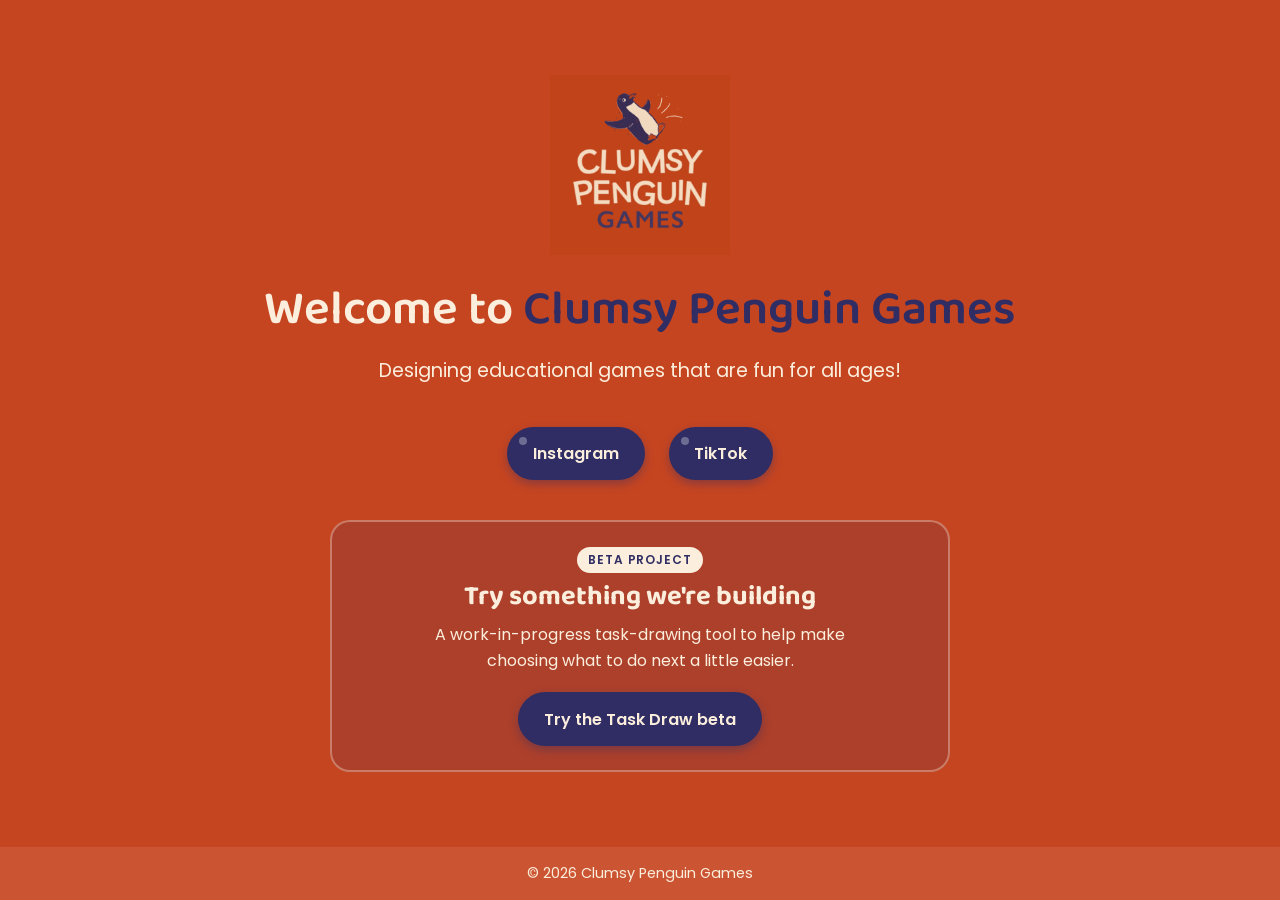
<file: index.html>
<!DOCTYPE html>
<html lang="en">
<head>
  <meta charset="UTF-8" />
  <meta name="viewport" content="width=device-width, initial-scale=1.0" />
  <title>Clumsy Penguin Games</title>
  <link rel="stylesheet" href="style.css" />
</head>
<body>
  <main class="container">
    <img src="2ff06496-7361-4267-9933-285d135a02f5.png" alt="Clumsy Penguin Games logo" class="logo">
    <h1>Welcome to <span>Clumsy Penguin Games</span></h1>
    <p class="tagline">Designing educational games that are fun for all ages!</p>

    <div class="social-links">
      <a href="https://www.instagram.com/clumsypenguingames" target="_blank" rel="noopener">Instagram</a>
      <a href="https://www.tiktok.com/@clumsypenguingames" target="_blank" rel="noopener">TikTok</a>
    </div>

    <section class="beta-section" aria-labelledby="beta-heading">
      <p class="beta-label">BETA PROJECT</p>
      <h2 id="beta-heading">Try something we're building</h2>
      <p>A work-in-progress task-drawing tool to help make choosing what to do next a little easier.</p>
      <a class="beta-button" href="frogs.html">Try the Task Draw beta</a>
    </section>
  </main>

  <footer>
    <p>© 2026 Clumsy Penguin Games</p>
  </footer>
</body>
</html>
</file>
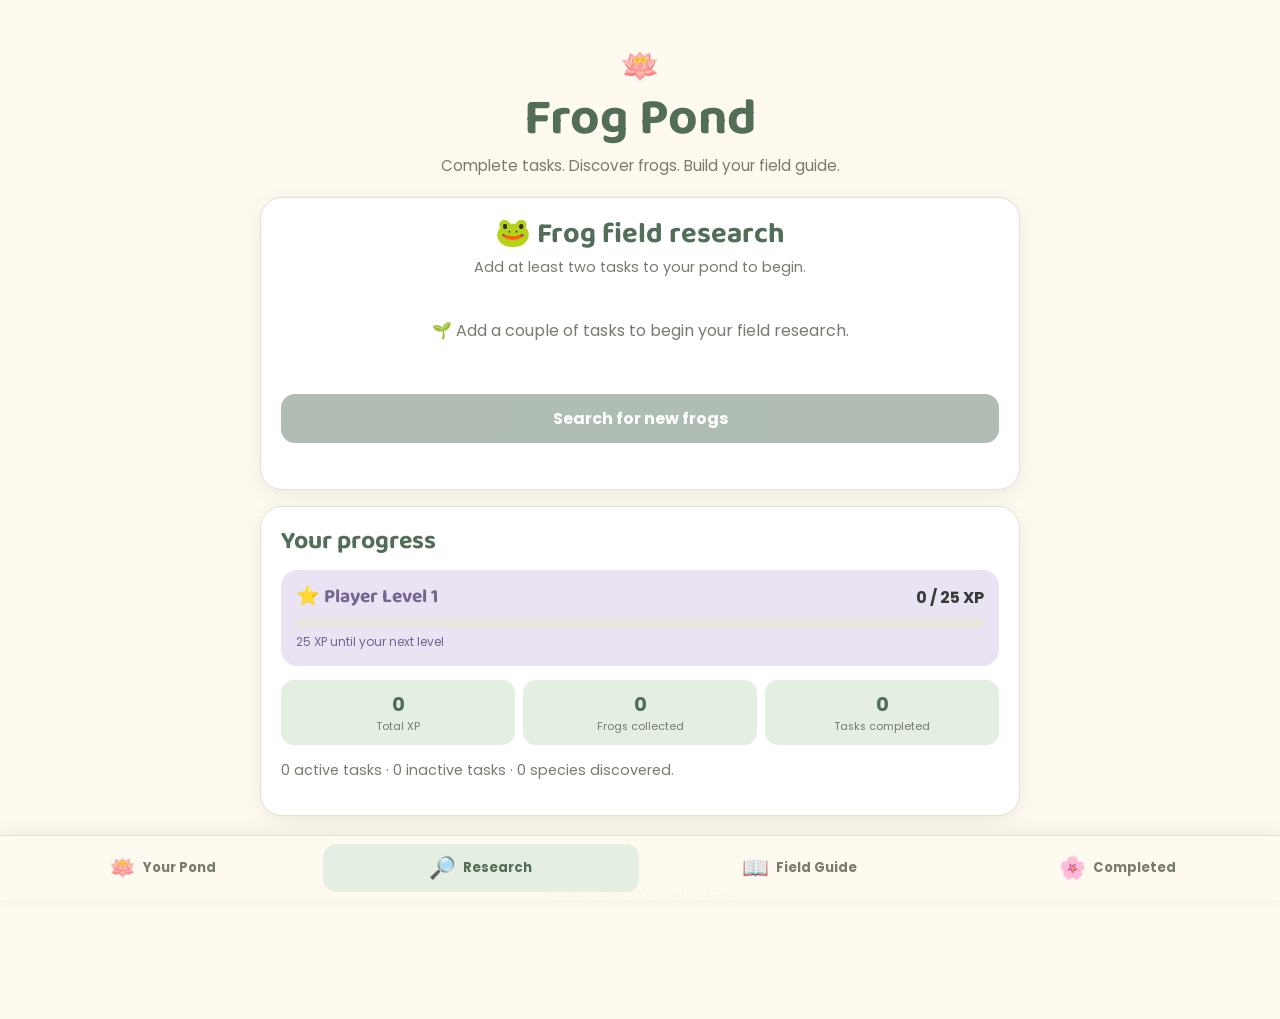
<file: frogs.html>
<!DOCTYPE html>
<html lang="en">
<head>
<meta charset="UTF-8">
<meta name="viewport" content="width=device-width, initial-scale=1">
<title>Frog Pond | Clumsy Penguin Games</title>
<link rel="preconnect" href="https://fonts.googleapis.com">
<link rel="preconnect" href="https://fonts.gstatic.com" crossorigin>
<link href="https://fonts.googleapis.com/css2?family=Baloo+2:wght@500;600;700;800&family=Poppins:wght@400;500;600;700&display=swap" rel="stylesheet">

<style>
:root {
  --cream:#fffaf0; --cream-dark:#f5eddf; --sage:#829b83;
  --sage-dark:#526e58; --sage-light:#e5eee2; --pink:#e9a8b8;
  --pink-light:#f9e5e9; --pink-dark:#a85e76; --lavender:#e9e3f4;
  --lavender-dark:#75658f; --yellow:#f5e6a8; --ink:#393b37;
  --muted:#777b70; --white:#fff; --border:#e6dfd2;
  --shadow:0 5px 18px rgba(66,78,61,.09);
}
*{box-sizing:border-box}
body{
  margin:0;min-height:100vh;background:var(--cream);color:var(--ink);
  font-family:'Poppins',sans-serif;
  padding-bottom:calc(105px + env(safe-area-inset-bottom));
}
button,input,textarea,select{font:inherit}
button{cursor:pointer}
button:focus-visible,input:focus-visible,textarea:focus-visible,select:focus-visible{
  outline:3px solid var(--pink-dark);outline-offset:3px
}
[hidden]{display:none!important}
.app{width:min(100% - 28px,760px);margin:0 auto;padding:22px 0 40px}
header{text-align:center;padding:12px 8px 20px}
.header-flower{font-size:2rem}
h1,h2,h3{font-family:'Baloo 2',cursive;line-height:1.15}
h1{font-size:clamp(2.3rem,8vw,3.2rem);color:var(--sage-dark);margin:0}
header p{color:var(--muted);margin:5px 0 0;font-size:.95rem}
.panel{
  background:var(--white);border:1px solid var(--border);border-radius:22px;
  padding:20px;margin:0 0 16px;box-shadow:var(--shadow)
}
.panel h2{color:var(--sage-dark);font-size:1.55rem;margin:0 0 5px}
.panel h3{margin:0 0 6px;font-size:1.2rem}
.subtle{color:var(--muted);font-size:.9rem;line-height:1.55;margin:5px 0 14px}
.primary-button,.secondary-button,.quiet-button,.danger-button{
  border:0;border-radius:14px;padding:12px 17px;font-weight:700;
  transition:transform .12s ease,filter .12s ease
}
.primary-button:active,.secondary-button:active,.quiet-button:active,
.danger-button:active{transform:scale(.98)}
.primary-button{background:var(--sage-dark);color:white}
.primary-button:hover{filter:brightness(1.08)}
.secondary-button{background:var(--pink-light);color:var(--pink-dark)}
.quiet-button{background:var(--sage-light);color:var(--sage-dark)}
.danger-button{background:#f8e2df;color:#914b46}
.full-button{width:100%;margin-top:10px;min-height:48px}
button:disabled{opacity:.45;cursor:not-allowed}
textarea,input[type="text"],select{
  width:100%;border:1px solid var(--border);border-radius:13px;
  background:#fffefa;color:var(--ink);padding:10px
}
textarea{min-height:125px;resize:vertical}
.field-label{display:block;font-weight:700;font-size:.9rem;margin:14px 0 6px}
.status{color:var(--muted);font-size:.85rem;margin:10px 0 0;min-height:1.2em}
.task-list{display:grid;gap:10px;margin-top:14px}
.task-row{
  display:flex;
  flex-wrap:wrap;
  align-items:center;
  gap:10px;
  background:#fffefa;
  border:1px solid var(--border);
  border-radius:13px;
  padding:11px;
}

.task-row input[type="checkbox"]{
  width:22px;
  height:22px;
  flex:0 0 auto;
  accent-color:var(--sage-dark);
}

.task-name{
  flex:1;
  min-width:0;
  overflow-wrap:anywhere;
  font-size:.92rem;
}

.task-actions{
  display:flex;
  gap:5px;
  flex:0 0 auto;
  align-items:center;
}

.small-button{
  border:0;
  border-radius:9px;
  padding:7px 9px;
  background:var(--lavender);
  color:var(--lavender-dark);
  font-size:.8rem;
  font-weight:700;
}

.small-button.remove{
  background:#f8e2df;
  color:#914b46;
  font-size:1.15rem;
  line-height:1;
  padding:5px 9px;
}

.task-settings{
  display:flex;
  flex-basis:100%;
  gap:7px;
  flex-wrap:wrap;
  padding-left:32px;
}

.task-toggle{
  border:1px solid var(--border);
  border-radius:9px;
  padding:6px 10px;
  background:var(--cream);
  color:var(--muted);
  font-size:.85rem;
  cursor:pointer;
  min-width:42px;
}

.task-toggle.active{
  background:var(--sage);
  color:var(--sage-dark);
  border-color:var(--sage-dark);
}

.task-toggle.priority-low{
  background:#f8e2df;
  color:#914b46;
  border-color:#e8bcb5;
}

.task-toggle.priority-high{
  background:#e2eee0;
  color:#416b48;
  border-color:#a9c6a5;
}

.task-toggle.scary{
  background:#f4e3ed;
  color:#934c75;
  border-color:#d9aec5;
}


.count-label{color:var(--muted);font-size:.82rem;font-weight:600}
.section-heading{display:flex;justify-content:space-between;align-items:baseline;gap:10px;flex-wrap:wrap}
.draw-intro{text-align:center;margin-bottom:18px}
.draw-intro h2{font-size:1.8rem}
.draw-intro p{margin-bottom:0}
.draw-cards{display:grid;grid-template-columns:repeat(2,minmax(0,1fr));gap:12px;margin:18px 0}
.draw-card{
  background:var(--cream);border:2px solid var(--border);border-radius:18px;
  padding:15px 12px;text-align:center;min-width:0
}
.draw-card .frog-emoji{font-size:2.8rem;margin-bottom:3px}
.draw-card .frog-name{font-family:'Baloo 2',cursive;font-weight:700;color:var(--sage-dark);font-size:1.05rem}
.draw-card .task-choice{font-size:.92rem;overflow-wrap:anywhere;margin:12px 0}
.draw-card .progress-track{margin-bottom:7px}
.choose-button{
  width:100%;border:0;border-radius:12px;background:var(--pink-light);
  color:var(--pink-dark);font-weight:700;padding:11px 7px;min-height:44px
}
.progress-track{height:10px;background:#e9e7df;border-radius:50px;overflow:hidden;margin:8px 0 5px}
.progress-fill{height:100%;background:var(--sage);border-radius:50px;transition:width .2s ease}
.progress-label{color:var(--muted);font-size:.75rem}
.new-species{display:inline-block;background:var(--yellow);color:#80651e;padding:4px 9px;border-radius:50px;font-size:.75rem;font-weight:700;margin:5px}
.confirm-card{text-align:center;background:var(--pink-light);border-radius:18px;padding:20px 14px;margin-top:16px}
.confirm-card .frog-emoji{font-size:4rem}
.confirm-card h3{color:var(--pink-dark);font-size:1.5rem;margin:3px 0}
.confirm-task{font-weight:600;font-size:1.05rem;margin:14px 0 5px;overflow-wrap:anywhere}
.rarity{display:inline-block;border-radius:50px;padding:4px 10px;font-size:.72rem;font-weight:700;margin:4px}
.rarity.common{background:#e7eadf;color:#526e58}
.rarity.uncommon{background:#dcebe9;color:#39736c}
.rarity.rare{background:#e7e0f3;color:#70558f}
.rarity.epic{background:#f6e0e9;color:#a34d75}
.rarity.legendary{background:#f7edc9;color:#8a6a19}
.empty-state{text-align:center;color:var(--muted);padding:22px 10px;line-height:1.6}
.frog-grid{display:grid;grid-template-columns:repeat(2,minmax(0,1fr));gap:11px;margin-top:14px}
.frog-card{
  border:1px solid var(--border);border-radius:16px;padding:13px 10px;
  text-align:center;background:#fffefa;min-width:0
}
.frog-card.locked{background:#f5f2ec}
.frog-card.undiscovered{opacity:.62}
.frog-card .frog-emoji{font-size:2.2rem}
.frog-card h3{font-size:1rem;color:var(--sage-dark);margin:3px 0;overflow-wrap:anywhere}
.frog-card .progress-track{margin-top:10px}
.frog-card p{font-size:.75rem;color:var(--muted);margin:4px 0}
.frog-silhouette{filter:grayscale(1);opacity:.35}
.featured-frog{
  background:var(--sage-light);border:1px solid #d1dfd0;border-radius:18px;
  padding:17px;margin:16px 0;text-align:center
}
.featured-frog .frog-emoji{font-size:3.4rem}
.featured-frog h3{color:var(--sage-dark);font-size:1.35rem;margin:4px 0}
.featured-label{color:var(--sage-dark);font-size:.75rem;font-weight:700;text-transform:uppercase;letter-spacing:.06em}
.completed-row{
  display:flex;align-items:center;justify-content:space-between;gap:10px;
  border-bottom:1px solid var(--border);padding:11px 0
}
.completed-row:last-child{border-bottom:0}
.completed-row span{font-size:.9rem;overflow-wrap:anywhere;min-width:0}
.completed-actions{display:flex;gap:5px;flex:0 0 auto}
.history-entry{padding:10px 0;border-bottom:1px solid var(--border);font-size:.85rem}
.history-entry:last-child{border-bottom:0}
.history-entry .history-date{font-size:.72rem;color:var(--muted)}
.stats-grid{display:grid;grid-template-columns:repeat(3,minmax(0,1fr));gap:8px;margin:14px 0}
.stat-card{background:var(--sage-light);border-radius:13px;padding:10px 6px;text-align:center}
.stat-card strong{display:block;color:var(--sage-dark);font-size:1.2rem}
.stat-card span{display:block;color:var(--muted);font-size:.68rem}
.level-panel{background:var(--lavender);border-radius:16px;padding:15px;margin:14px 0}
.level-heading{display:flex;justify-content:space-between;gap:8px;align-items:center}
.level-heading h3{color:var(--lavender-dark);margin:0}
.level-panel .progress-fill{background:var(--lavender-dark)}
.level-panel .progress-label{color:var(--lavender-dark)}
.reset-panel{margin-top:24px;padding-top:18px;border-top:2px dashed #e8c4c0}
.reset-panel h3{color:#914b46;margin:0 0 5px}
.reset-panel p{color:var(--muted);font-size:.85rem;line-height:1.5;margin:5px 0 10px}
.reset-button{background:#a83232;color:white;border:2px solid #842020}
.reset-button:hover{background:#842020}
.reset-overlay{
  position:fixed;z-index:100;inset:0;background:rgba(30,15,15,.82);
  display:flex;align-items:center;justify-content:center;padding:18px;overflow-y:auto
}
.reset-dialog{
  width:min(100%,520px);max-height:calc(100vh - 36px);overflow-y:auto;
  background:#fff8f5;border:4px solid #a83232;border-radius:22px;padding:22px;
  box-shadow:0 0 0 6px rgba(168,50,50,.2),0 15px 50px rgba(0,0,0,.4);text-align:center
}
.reset-siren{font-size:2.1rem;line-height:1.5}
.reset-dialog h2{color:#a83232;font-size:1.8rem;margin:5px 0 10px}
.reset-warning{
  background:#fbe2df;border:2px solid #d58b83;border-radius:13px;padding:13px;
  color:#762d2d;font-size:.9rem;line-height:1.5;text-align:left;margin:14px 0
}
.reset-warning ul{padding-left:22px;margin:8px 0 0}
.reset-acknowledgment{display:flex;align-items:flex-start;gap:10px;text-align:left;font-size:.88rem;line-height:1.45;margin:17px 0}
.reset-acknowledgment input{width:21px;height:21px;flex:0 0 auto;margin-top:2px;accent-color:#a83232}
.final-reset-button{background:#a83232;color:white;width:100%}
.final-reset-button:disabled{background:#a99b99}
.cancel-reset-button{width:100%;background:#e5eee2;color:var(--sage-dark);margin-top:9px}
.research-toast{
  position:fixed;z-index:30;left:50%;bottom:calc(88px + env(safe-area-inset-bottom));
  transform:translate(-50%,15px);width:min(calc(100% - 28px),440px);
  padding:13px 17px;border-radius:15px;background:var(--sage-dark);color:white;
  text-align:center;font-size:.9rem;font-weight:600;box-shadow:0 5px 20px rgba(0,0,0,.2);
  opacity:0;visibility:hidden;transition:opacity .2s ease,transform .2s ease,visibility .2s;
  pointer-events:none
}
.research-toast.show{opacity:1;visibility:visible;transform:translate(-50%,0)}
.tabbar{
  position:fixed;z-index:20;bottom:0;left:0;right:0;display:grid;
  grid-template-columns:repeat(4,1fr);gap:3px;background:rgba(255,250,240,.97);
  border-top:1px solid var(--border);padding:8px 5px max(8px,env(safe-area-inset-bottom));
  box-shadow:0 -4px 16px rgba(66,78,61,.08)
}
.tab-button{
  border:0;background:transparent;color:var(--muted);border-radius:13px;padding:7px 2px;
  font-size:.68rem;font-weight:700;display:flex;flex-direction:column;align-items:center;
  gap:3px;min-width:0
}
.tab-button.active{background:var(--sage-light);color:var(--sage-dark)}
.tab-icon{font-size:1.35rem;line-height:1.2}
footer{text-align:center;color:var(--muted);font-size:.75rem;padding:12px}
@media(min-width:650px){
  .app{padding-top:30px}
  .tab-button{font-size:.82rem;flex-direction:row;justify-content:center;padding:11px;gap:7px}
  .frog-grid{grid-template-columns:repeat(3,minmax(0,1fr))}
}
@media(max-width:390px){
  .draw-cards{grid-template-columns:1fr}
  .panel{padding:16px}
  .task-settings{grid-template-columns:1fr 1fr}
  .stats-grid{gap:5px}
}
  /* BULK TASK SELECTION */

.task-heading-actions{
  display:flex;
  align-items:center;
  gap:10px;
}

.task-row{
  cursor:default;
  transition:border-color .15s, background .15s;
}

.task-row.selection-mode{
  cursor:pointer;
}

.task-row.selected{
  border:2px solid var(--sage-dark);
  background:#edf5e9;
}

.task-row.selection-mode .task-settings button{
  cursor:pointer;
}

.bulk-action-bar{
  position:sticky;
  bottom:85px;
  z-index:5;
  margin-top:14px;
  padding:14px;
  background:#fffefa;
  border:2px solid var(--sage-dark);
  border-radius:14px;
  box-shadow:0 3px 12px rgba(0,0,0,.10);
}

.bulk-action-heading{
  font-weight:700;
  margin-bottom:10px;
  text-align:center;
}

.bulk-action-buttons{
  display:flex;
  gap:8px;
}

.bulk-action-buttons button{
  flex:1;
  min-width:0;
  border:0;
  border-radius:10px;
  padding:11px 7px;
  font-size:.85rem;
  font-weight:700;
}

.bulk-deactivate{
  background:var(--sage);
  color:var(--sage-dark);
}

.bulk-delete{
  background:#f8e2df;
  color:#914b46;
}

.bulk-cancel{
  display:block;
  margin:9px auto 0;
  padding:6px 14px;
  border:0;
  background:transparent;
  color:var(--muted);
  font-weight:700;
}
  /* Inactive task bulk selection */
.completed-row.inactive-selection-mode {
  cursor: pointer;
}

.completed-row.selected {
  outline: 2px solid var(--sage-dark);
  background: #eff7ed;
}
</style>
</head>

<body>
<main class="app">
  <header>
    <div class="header-flower">🪷</div>
    <h1>Frog Pond</h1>
    <p>Complete tasks. Discover frogs. Build your field guide.</p>
  </header>

  <section id="pondScreen" hidden>
    <section class="panel">
      <h2>Add tasks to your pond</h2>
      <p class="subtle">Enter one task per line. You can adjust each task's settings after adding it.</p>
      <label class="field-label" for="bulkTasks">Your tasks</label>
      <textarea id="bulkTasks" placeholder="Start a load of laundry&#10;Put away dishes&#10;Scoop the litter"></textarea>
      <button class="primary-button full-button" id="addBulkButton">Add tasks to pond</button>
      <p class="status" id="poolStatus" aria-live="polite"></p>
    </section>

    <section class="panel">
<div class="section-heading">
  <h2>Your active tasks</h2>
  <div class="task-heading-actions">
    <span class="count-label" id="activeTaskCount"></span>
    <button type="button" class="small-button" id="toggleSelectionButton">
      Select
    </button>
  </div>
</div>
      <p class="subtle">Check off completed tasks, or edit their details. Your task settings determine the XP and research earned.</p>
      <div id="taskList" class="task-list"></div>
      <div id="bulkActionBar" class="bulk-action-bar" hidden>
  <div class="bulk-action-heading" id="bulkSelectionCount">
    0 tasks selected
  </div>
  <div class="bulk-action-buttons">
    <button type="button" class="bulk-deactivate" id="bulkDeactivateButton">
      Deactivate 0 tasks
    </button>
    <button type="button" class="bulk-delete" id="bulkDeleteButton">
      Delete 0 tasks
    </button>
  </div>
  <button type="button" class="bulk-cancel" id="bulkCancelButton">
    Cancel
  </button>
</div>
    </section>
  </section>

  <section id="chooseScreen">
    <section class="panel" id="drawPanel">
      <div class="draw-intro">
        <h2>🐸 Frog field research</h2>
        <p class="subtle" id="drawInstructions">Search for two tasks to pair with your next frog discoveries.</p>
      </div>
      <div id="drawCards" class="draw-cards"></div>
      <button class="primary-button full-button" id="drawButton">Search for new frogs</button>
      <p class="status" id="drawStatus" aria-live="polite"></p>

      <div id="confirmArea" hidden>
        <div class="confirm-card">
          <div class="frog-emoji" id="confirmEmoji">🐸</div>
          <h3 id="confirmFrogName">Your frog</h3>
          <span id="confirmRarity" class="rarity common">Common</span>
          <p class="confirm-task" id="confirmTask"></p>
          <p class="subtle" id="confirmProgress"></p>
        </div>
        <button class="primary-button full-button" id="completeChosen">Complete this task</button>
        <button class="quiet-button full-button" id="backToChoices">← Back to the two choices</button>
      </div>
    </section>

    <section class="panel">
      <h2>Your progress</h2>
      <div id="playerLevelPanel" class="level-panel"></div>
      <div class="stats-grid">
        <div class="stat-card"><strong id="xpTotal">0</strong><span>Total XP</span></div>
        <div class="stat-card"><strong id="frogCount">0</strong><span>Frogs collected</span></div>
        <div class="stat-card"><strong id="taskCount">0</strong><span>Tasks completed</span></div>
      </div>
      <p class="subtle" id="pondProgress"></p>
    </section>
  </section>

  <section id="collectionScreen" hidden>
    <section class="panel">
      <h2>📖 Field Guide</h2>
      <p class="subtle" id="collectionSummary"></p>
      <div id="featuredFrog"></div>
      <div id="frogCollection" class="frog-grid"></div>

      <div class="reset-panel">
        <h3>🚨 Danger Zone 🚨</h3>
        <p>Finished testing? This button wipes your Frog Pond progress and returns the app to a completely fresh state.</p>
        <button class="danger-button reset-button full-button" id="openResetButton">🚨 RESET ALL PROGRESS 🚨</button>
      </div>
    </section>
  </section>

  <section id="completedScreen" hidden>
    <section class="panel">
 <div class="section-heading">
  <h2>🌱 Inactive tasks</h2>
  <div class="task-heading-actions">
    <span class="count-label" id="inactiveCount"></span>
    <button type="button" class="small-button" id="toggleInactiveSelectionButton">Select</button>
  </div>
</div>
      <p class="subtle">Tasks you've completed are kept here. Activate one again whenever you need to do it another time.</p>
      <div id="inactiveList"></div>
      <div id="inactiveBulkActionBar" class="bulk-action-bar" hidden>
  <strong id="inactiveBulkSelectionCount">0 tasks selected</strong>
  <div class="bulk-action-buttons">
    <button type="button" class="small-button" id="activateSelectedInactiveButton">Activate 0 tasks</button>
    <button type="button" class="small-button remove" id="deleteSelectedInactiveButton">Delete 0 tasks</button>
    <button type="button" class="quiet-button" id="cancelInactiveSelectionButton">Cancel</button>
  </div>
</div>
    </section>

    <section class="panel">
      <div class="section-heading">
        <h2>🌸 Completed history</h2>
        <span class="count-label" id="completedCount"></span>
      </div>
      <p class="subtle">Every completion stays in your history, even when you activate that task again.</p>
      <div id="completedList"></div>
      <button class="danger-button full-button" id="clearCompletedButton">Clear completed history</button>
    </section>
  </section>
</main>

<div id="researchToast" class="research-toast" role="status" aria-live="polite"></div>

<div id="resetOverlay" class="reset-overlay" hidden>
  <div class="reset-dialog" role="dialog" aria-modal="true" aria-labelledby="resetTitle">
    <div class="reset-siren">🚨🚨🚨</div>
    <h2 id="resetTitle">TOTAL POND WIPEOUT</h2>
    <div class="reset-siren">⚠️ THIS IS NOT A DRILL ⚠️</div>
    <div class="reset-warning">
      <strong>YOU ARE ABOUT TO PERMANENTLY DELETE:</strong>
      <ul>
        <li>Every active and inactive task</li>
        <li>Your entire completed-task history</li>
        <li>All XP and player-level progress</li>
        <li>All frog research progress and frog levels</li>
        <li>Every frog discovery in your Field Guide</li>
        <li>Every collected/adopted frog</li>
        <li>Any currently selected research tasks</li>
      </ul>
    </div>
    <p>This cannot be undone. Your pond will be completely empty, and your research will start from scratch.</p>
    <label class="reset-acknowledgment">
      <input type="checkbox" id="resetAcknowledgment">
      <span>I understand that this will erase ALL of my Frog Pond progress. I am absolutely, positively, undeniably sure.</span>
    </label>
    <button class="danger-button final-reset-button full-button" id="confirmResetButton" disabled>🚨 YES. WIPE EVERYTHING. 🚨</button>
    <button class="quiet-button cancel-reset-button full-button" id="cancelResetButton">NOPE. GET ME OUT OF HERE.</button>
    <div class="reset-siren">🚨 PROCEED WITH CAUTION 🚨</div>
  </div>
</div>

<nav class="tabbar" aria-label="Main navigation">
  <button class="tab-button" data-screen="pond" type="button"><span class="tab-icon">🪷</span>Your Pond</button>
  <button class="tab-button active" data-screen="choose" type="button"><span class="tab-icon">🔎</span>Research</button>
  <button class="tab-button" data-screen="collection" type="button"><span class="tab-icon">📖</span>Field Guide</button>
  <button class="tab-button" data-screen="completed" type="button"><span class="tab-icon">🌸</span>Completed</button>
</nav>
<footer>© 2026 Clumsy Penguin Games</footer>

<script>
/* --------------------------------
   FROG SPECIES AND RARITY
-------------------------------- */

const FROGS = [
  {name:"American Bullfrog",rarity:"Common",emoji:"🐸"},
  {name:"Red-Eyed Tree Frog",rarity:"Common",emoji:"🐸"},
  {name:"White's Tree Frog",rarity:"Common",emoji:"🐸"},
  {name:"Green Tree Frog",rarity:"Common",emoji:"🐸"},
  {name:"Pacman Frog",rarity:"Common",emoji:"🐸"},
  {name:"African Clawed Frog",rarity:"Common",emoji:"🐸"},
  {name:"Fire-Bellied Toad",rarity:"Common",emoji:"🐸"},
  {name:"Tomato Frog",rarity:"Common",emoji:"🐸"},
  {name:"Desert Rain Frog",rarity:"Uncommon",emoji:"🐸"},
  {name:"Common Coquí",rarity:"Uncommon",emoji:"🐸"},
  {name:"Amazon Milk Frog",rarity:"Uncommon",emoji:"🐸"},
  {name:"Vietnamese Mossy Frog",rarity:"Uncommon",emoji:"🐸"},
  {name:"Cuban Tree Frog",rarity:"Uncommon",emoji:"🐸"},
  {name:"Goliath Frog",rarity:"Rare",emoji:"🐸"},
  {name:"Golden Mantella",rarity:"Rare",emoji:"🐸"},
  {name:"Surinam Toad",rarity:"Rare",emoji:"🐸"},
  {name:"Strawberry Poison Frog",rarity:"Rare",emoji:"🐸"},
  {name:"Panamanian Golden Frog",rarity:"Epic",emoji:"🐸"},
  {name:"Budgett's Frog",rarity:"Epic",emoji:"🐸"},
  {name:"Lehmann's Poison Frog",rarity:"Legendary",emoji:"🐸"}
];

const RARITY_CHANCES = [
  {rarity:"Common",weight:45},
  {rarity:"Uncommon",weight:25},
  {rarity:"Rare",weight:17},
  {rarity:"Epic",weight:9},
  {rarity:"Legendary",weight:4}
];

const STORAGE_KEY = "taskDrawBetaState";

let state = {
  tasks:[],
  inactiveTasks:[],
  completed:[],
  research:{},
  adopted:[],
  revealed:[],
  drawOptions:[],
  selectedTaskId:null,
  xp:0,
  level:1,
  xpIntoLevel:0
};

let currentScreen = "choose";
let toastTimeout = null;

// Temporary bulk-selection state. This is not saved to localStorage.
let selectionMode = false;
let selectedTaskIds = new Set();

  let inactiveSelectionMode = false;
let selectedInactiveTaskIds = new Set();

const $ = id => document.getElementById(id);

/* --------------------------------
   STORAGE AND MIGRATION
-------------------------------- */

function makeId(){
  return "task-" + Date.now().toString(36) + "-" + Math.random().toString(36).slice(2,8);
}

function normalizeTask(task){
  if(typeof task === "string"){
    return {id:makeId(),text:task,spoons:"medium",scariness:"normal",priority:"normal"};
  }
  if(task && typeof task === "object"){
    return {
      id:task.id || makeId(),
      text:String(task.text ?? task.name ?? ""),
      spoons:["low","medium","high"].includes(task.spoons) ? task.spoons : "medium",
      scariness:task.scariness === "scary" ? "scary" : "normal",
      priority:["low","normal","high"].includes(task.priority) ? task.priority : "normal"
    };
  }
  return null;
}

function normalizeHistory(entry){
  if(typeof entry === "string"){
    return {id:makeId(),taskId:null,text:entry,date:Date.now(),xp:0,research:0,frogName:""};
  }
  if(entry && typeof entry === "object"){
    return {
      id:entry.id || makeId(),
      taskId:entry.taskId || null,
      text:String(entry.text ?? entry.name ?? ""),
      date:Number(entry.date || entry.completedAt || Date.now()),
      xp:Number(entry.xp || 0),
      research:Number(entry.research || 0),
      frogName:String(entry.frogName || "")
    };
  }
  return null;
}

function saveState(){
  try{localStorage.setItem(STORAGE_KEY,JSON.stringify(state));}
  catch(error){console.warn("Could not save app state:",error);}
}

function loadState(){
  try{
    const saved=JSON.parse(localStorage.getItem(STORAGE_KEY));
    if(!saved || typeof saved!=="object") return;

    const activeSource=saved.tasks ?? saved.activeTasks ?? saved.pool ?? [];
    state.tasks=Array.isArray(activeSource)
      ? activeSource.map(normalizeTask).filter(t=>t && t.text.trim()) : [];

    state.research=saved.research || saved.progress || {};

    state.adopted=Array.isArray(saved.adopted)
      ? saved.adopted
      : (Array.isArray(saved.adoptedFrogs)?saved.adoptedFrogs:[]);

    state.revealed=Array.isArray(saved.revealed)?saved.revealed:[];

    // New inactive task library. Older completed tasks become reusable inactive tasks.
    if(Array.isArray(saved.inactiveTasks)){
      state.inactiveTasks=saved.inactiveTasks.map(normalizeTask).filter(t=>t && t.text.trim());
    }else{
      const oldCompleted=Array.isArray(saved.completed)?saved.completed:[];
      state.inactiveTasks=oldCompleted.map(normalizeTask).filter(t=>t && t.text.trim());
    }

    // Older completed-task arrays are converted into history entries.
    if(Array.isArray(saved.completed)){
      state.completed=saved.completed.map(normalizeHistory).filter(t=>t && t.text.trim());
    }else{
      state.completed=[];
    }

    state.drawOptions=Array.isArray(saved.drawOptions)?saved.drawOptions:[];
    state.selectedTaskId=saved.selectedTaskId || null;
    state.xp=Math.max(0,Number(saved.xp || 0));
    state.level=Math.max(1,Number(saved.level || 1));
    state.xpIntoLevel=Math.max(0,Number(saved.xpIntoLevel || 0));

    // If this is an older save, preserve any frog identities in the current draw.
    state.drawOptions=state.drawOptions.filter(option=>
      option &&
      state.tasks.some(task=>task.id===option.taskId) &&
      FROGS.some(frog=>frog.name===option.frogName)
    );

    state.drawOptions.forEach(option=>{
      if(!state.revealed.includes(option.frogName)) state.revealed.push(option.frogName);
    });

    state.adopted.forEach(name=>{
      if(!state.revealed.includes(name)) state.revealed.push(name);
    });

    if(state.selectedTaskId && !state.drawOptions.some(o=>o.taskId===state.selectedTaskId)){
      state.selectedTaskId=null;
    }

    // Do not duplicate a task in both active and inactive lists.
    const activeIds=new Set(state.tasks.map(task=>task.id));
    state.inactiveTasks=state.inactiveTasks.filter(task=>!activeIds.has(task.id));

    saveState();
  }catch(error){
    console.warn("Could not load saved app state:",error);
  }
}

/* --------------------------------
   NAVIGATION
-------------------------------- */

function showScreen(screen){
  currentScreen=screen;
  $("pondScreen").hidden=screen!=="pond";
  $("chooseScreen").hidden=screen!=="choose";
  $("collectionScreen").hidden=screen!=="collection";
  $("completedScreen").hidden=screen!=="completed";

  document.querySelectorAll(".tab-button").forEach(button=>{
    const active=button.dataset.screen===screen;
    button.classList.toggle("active",active);
    button.setAttribute("aria-current",active?"page":"false");
  });
  window.scrollTo({top:0,behavior:"smooth"});
}

document.querySelectorAll(".tab-button").forEach(button=>{
  button.addEventListener("click",()=>showScreen(button.dataset.screen));
});

/* --------------------------------
   TASK MANAGEMENT
-------------------------------- */

function addTasks(lines){
  const cleaned=lines.map(text=>text.trim()).filter(Boolean);
  cleaned.forEach(text=>{
    state.tasks.push({
      id:makeId(),text,spoons:"medium",scariness:"normal",priority:"normal"
    });
  });
  saveState();
  renderAll();
}

function addBulkTasks(){
  const lines=$("bulkTasks").value.split(/\r?\n/);
  if(!lines.some(line=>line.trim())){
    $("poolStatus").textContent="Add at least one task first.";
    return;
  }
  addTasks(lines);
  $("bulkTasks").value="";
  $("poolStatus").textContent="Tasks added to your pond!";
}

function editTask(id){
  const task=state.tasks.find(t=>t.id===id);
  if(!task) return;
  const updated=prompt("Edit this task:",task.text);
  if(updated===null) return;
  const cleaned=updated.trim();
  if(!cleaned) return;
  task.text=cleaned;
  saveState();
  renderAll();
}

function removeTask(id){
  const task=state.tasks.find(t=>t.id===id);
  if(!task) return;
  if(!confirm(`Remove "${task.text}" from your active task pond?`)) return;
  state.tasks=state.tasks.filter(t=>t.id!==id);
  state.drawOptions=state.drawOptions.filter(o=>o.taskId!==id);
  if(state.selectedTaskId===id) state.selectedTaskId=null;
  saveState();
  renderAll();
}

function updateTaskSetting(id,setting,value){
  const task=state.tasks.find(t=>t.id===id);
  if(!task) return;
  if(setting==="spoons" && ["low","medium","high"].includes(value)) task.spoons=value;
  if(setting==="scariness" && ["normal","scary"].includes(value)) task.scariness=value;
  if(setting==="priority" && ["low","normal","high"].includes(value)) task.priority=value;
  saveState();
}

function activateTask(id){
  const task=state.inactiveTasks.find(t=>t.id===id);
  if(!task) return;
  if(state.tasks.some(t=>t.id===id)) return;
  state.inactiveTasks=state.inactiveTasks.filter(t=>t.id!==id);
  state.tasks.push(task);
  saveState();
  renderAll();
  showScreen("pond");
}

function deleteInactiveTask(id){
  const task=state.inactiveTasks.find(t=>t.id===id);
  if(!task) return;
  if(!confirm(`Permanently remove "${task.text}" from your inactive tasks? Its completion history will remain.`)) return;
  state.inactiveTasks=state.inactiveTasks.filter(t=>t.id!==id);
  saveState();
  renderAll();
}

  function updateInactiveBulkSelectionDisplay() {
  const count = selectedInactiveTaskIds.size;
  const button = $("toggleInactiveSelectionButton");
  const bar = $("inactiveBulkActionBar");

  if (button) {
    button.textContent = inactiveSelectionMode ? "Cancel" : "Select";
  }

  if ($("inactiveBulkSelectionCount")) {
    $("inactiveBulkSelectionCount").textContent =
      `${count} ${count === 1 ? "task" : "tasks"} selected`;
  }

  if ($("activateSelectedInactiveButton")) {
    $("activateSelectedInactiveButton").textContent =
      `Activate ${count} ${count === 1 ? "task" : "tasks"}`;
    $("activateSelectedInactiveButton").disabled = count === 0;
  }

  if ($("deleteSelectedInactiveButton")) {
    $("deleteSelectedInactiveButton").textContent =
      `Delete ${count} ${count === 1 ? "task" : "tasks"}`;
    $("deleteSelectedInactiveButton").disabled = count === 0;
  }

  if (bar) {
    bar.hidden = !inactiveSelectionMode;
  }
}

function toggleInactiveSelectionMode() {
  inactiveSelectionMode = !inactiveSelectionMode;
  selectedInactiveTaskIds.clear();
  renderInactiveTasks();
}

function cancelInactiveSelection() {
  inactiveSelectionMode = false;
  selectedInactiveTaskIds.clear();
  renderInactiveTasks();
}

function toggleInactiveTaskSelection(id) {
  if (!inactiveSelectionMode) return;

  if (selectedInactiveTaskIds.has(id)) {
    selectedInactiveTaskIds.delete(id);
  } else {
    selectedInactiveTaskIds.add(id);
  }

  renderInactiveTasks();
}

function getSelectedInactiveTasks() {
  return state.inactiveTasks.filter(task =>
    selectedInactiveTaskIds.has(task.id)
  );
}

function activateSelectedInactiveTasks() {
  const selected = getSelectedInactiveTasks();
  if (!selected.length) return;

  // Match the existing individual activation behavior:
  // don't activate a task that is already active.
  const toActivate = selected.filter(task =>
    !state.tasks.some(active => active.id === task.id)
  );

  const ids = new Set(toActivate.map(task => task.id));

  toActivate.forEach(task => {
    state.tasks.push(task);
  });

  state.inactiveTasks = state.inactiveTasks.filter(task =>
    !ids.has(task.id)
  );

  inactiveSelectionMode = false;
  selectedInactiveTaskIds.clear();

  saveState();
  renderAll();

  if (toActivate.length) {
    showScreen("pond");
  }
}

function deleteSelectedInactiveTasks() {
  const selected = getSelectedInactiveTasks();
  if (!selected.length) return;

  const count = selected.length;

  if (!confirm(
    `Permanently delete ${count} selected ${count === 1 ? "task" : "tasks"} from inactive tasks? Their completion history will remain.`
  )) {
    return;
  }

  const ids = new Set(selected.map(task => task.id));

  state.inactiveTasks = state.inactiveTasks.filter(task =>
    !ids.has(task.id)
  );

  inactiveSelectionMode = false;
  selectedInactiveTaskIds.clear();

  saveState();
  renderAll();
}
/* --------------------------------
  BULK TASK SELECTION
-------------------------------- */

function updateBulkSelectionDisplay(){
  const count=selectedTaskIds.size;

  $("toggleSelectionButton").textContent=
    selectionMode ? "Cancel" : "Select";

  $("bulkActionBar").hidden=!selectionMode || count===0;

  $("bulkSelectionCount").textContent=
    `${count} ${count===1?"task":"tasks"} selected`;

  $("bulkDeactivateButton").textContent=
    `Deactivate ${count} ${count===1?"task":"tasks"}`;

  $("bulkDeleteButton").textContent=
    `Delete ${count} ${count===1?"task":"tasks"}`;
}

function toggleSelectionMode(){
  if(selectionMode){
    cancelTaskSelection();
    return;
  }

  selectionMode=true;
  selectedTaskIds.clear();

  renderTaskList();
}

function toggleTaskSelection(id){
  if(!selectionMode) return;

  if(selectedTaskIds.has(id)){
    selectedTaskIds.delete(id);
  }else{
    selectedTaskIds.add(id);
  }

  renderTaskList();
}

function cancelTaskSelection(){
  selectionMode=false;
  selectedTaskIds.clear();

  renderTaskList();
}

function deactivateSelectedTasks(){
  const selected=state.tasks.filter(task=>
    selectedTaskIds.has(task.id)
  );

  if(!selected.length) return;

  const ids=new Set(selected.map(task=>task.id));

  // Move tasks to the existing inactive task library.
  selected.forEach(task=>{
    if(!state.inactiveTasks.some(inactive=>inactive.id===task.id)){
      state.inactiveTasks.unshift({...task});
    }
  });

  // Remove them from the active pool.
  state.tasks=state.tasks.filter(task=>!ids.has(task.id));

  // Remove any affected research choices.
  state.drawOptions=state.drawOptions.filter(
    option=>!ids.has(option.taskId)
  );

  if(state.selectedTaskId && ids.has(state.selectedTaskId)){
    state.selectedTaskId=null;
  }

  selectionMode=false;
  selectedTaskIds.clear();

  saveState();
  renderAll();
}

function deleteSelectedTasks(){
  const selected=state.tasks.filter(task=>
    selectedTaskIds.has(task.id)
  );

  if(!selected.length) return;

  const count=selected.length;

  if(!confirm(
    `Permanently delete ${count} selected ${count===1?"task":"tasks"}? This will remove them from your active and inactive task lists. Existing completion history will remain.`
  )) return;

  const ids=new Set(selected.map(task=>task.id));

  state.tasks=state.tasks.filter(task=>!ids.has(task.id));

  // Also remove these tasks from the inactive library, if present.
  state.inactiveTasks=state.inactiveTasks.filter(
    task=>!ids.has(task.id)
  );

  state.drawOptions=state.drawOptions.filter(
    option=>!ids.has(option.taskId)
  );

  if(state.selectedTaskId && ids.has(state.selectedTaskId)){
    state.selectedTaskId=null;
  }

  selectionMode=false;
  selectedTaskIds.clear();

  saveState();
  renderAll();
}
/* --------------------------------
   REWARDS AND PLAYER LEVELS
-------------------------------- */

// Each completed task gives XP and research according to its spoon setting.
function getTaskReward(spoons){
  if(spoons==="low") return {xp:5,research:12.5};
  if(spoons==="high") return {xp:10,research:20};
  return {xp:10,research:12.5};
}

// Level 1 begins at 25 XP. Each subsequent level needs 10 more XP.
function xpNeededForLevel(level){
  return 25 + Math.max(0,level-1)*10;
}

function getLevelReward(level){
  if(level===1) return {count:1,amount:10,milestone:false};
  if(level<5) return {count:2,amount:10,milestone:false};

  const milestoneLevel=Math.floor(level/5);
  const milestoneAmount=20 + (milestoneLevel-1)*5;
  const milestoneCount=2 + milestoneLevel;

  if(level%5===0){
    return {count:milestoneCount,amount:milestoneAmount,milestone:true};
  }

  return {count:milestoneCount,amount:milestoneAmount-5,milestone:false};
}

function eligibleLevelRewardFrogs(){
  return FROGS.filter(frog=>
    state.revealed.includes(frog.name) && getResearchTotal(frog.name)>0
  );
}

function grantLevelReward(level){
  const reward=getLevelReward(level);
  const eligible=eligibleLevelRewardFrogs();

  if(!eligible.length){
    showToast(`🎉 Player level ${level}! Research reward pending until a frog has research.`);
    return;
  }

  const shuffled=[...eligible].sort(()=>Math.random()-.5);
  const recipients=shuffled.slice(0,Math.min(reward.count,shuffled.length));

  recipients.forEach(frog=>awardResearch(frog.name,reward.amount));

  const details=recipients.map(frog=>`${frog.name} +${reward.amount}%`).join(" · ");
  showToast(`🎉 Level ${level}! Research bonus: ${details}`);
}

function addXP(amount){
  state.xp+=amount;
  state.xpIntoLevel+=amount;

  let levelsGained=[];
  while(state.xpIntoLevel>=xpNeededForLevel(state.level)){
    state.xpIntoLevel-=xpNeededForLevel(state.level);
    state.level++;
    levelsGained.push(state.level-1);
  }

  // Grant rewards after the task's research has been applied.
  levelsGained.forEach(level=>grantLevelReward(level));
}

function showToast(message){
  const toast=$("researchToast");
  toast.textContent=message;
  toast.classList.add("show");
  clearTimeout(toastTimeout);
  toastTimeout=setTimeout(()=>toast.classList.remove("show"),4200);
}

/* --------------------------------
   FROG RESEARCH AND FROG LEVELS
-------------------------------- */

function getResearchTotal(name){
  const value=Number(state.research[name]||0);
  return Math.max(0,value);
}

function getFrogLevel(name){
  return Math.floor(getResearchTotal(name)/100);
}

function getFrogLevelProgress(name){
  return Math.round((getResearchTotal(name)%100)*10)/10;
}

function awardResearch(name,amount){
  if(!name) return;
  state.research[name]=getResearchTotal(name)+amount;

  if(!state.revealed.includes(name)) state.revealed.push(name);

  // A frog is collected at level 1, and remains eligible for later levels.
  if(getFrogLevel(name)>=1 && !state.adopted.includes(name)){
    state.adopted.push(name);
  }
}

function chooseRarity(excludedNames=[]){
  const availableByRarity={};
  FROGS.forEach(frog=>{
    if(!excludedNames.includes(frog.name)){
      availableByRarity[frog.rarity]=(availableByRarity[frog.rarity]||0)+1;
    }
  });

  const possible=RARITY_CHANCES.filter(item=>availableByRarity[item.rarity]>0);
  const totalWeight=possible.reduce((sum,item)=>sum+item.weight,0);
  let roll=Math.random()*totalWeight;

  for(const item of possible){
    roll-=item.weight;
    if(roll<0) return item.rarity;
  }
  return possible[0]?.rarity || "Common";
}

function chooseFrog(excludedNames=[]){
  const rarity=chooseRarity(excludedNames);
  const available=FROGS.filter(frog=>
    frog.rarity===rarity && !excludedNames.includes(frog.name)
  );
  return available[Math.floor(Math.random()*available.length)];
}

function awardRandomResearch(task){
  const frog=chooseFrog();
  const reward=getTaskReward(task.spoons);
  awardResearch(frog.name,reward.research);
  return {frog,reward};
}

/* --------------------------------
   TASK COMPLETION
-------------------------------- */

function recordCompletion(task,frogName,reward){
  // Keep the task in the inactive library so it can be activated again.
  if(!state.inactiveTasks.some(t=>t.id===task.id)){
    state.inactiveTasks.unshift({...task});
  }

  state.completed.unshift({
    id:makeId(),
    taskId:task.id,
    text:task.text,
    date:Date.now(),
    xp:reward.xp,
    research:reward.research,
    frogName:frogName || ""
  });
}

function completePoolTask(id){
  const index=state.tasks.findIndex(t=>t.id===id);
  if(index<0) return;

  const [task]=state.tasks.splice(index,1);
  state.drawOptions=state.drawOptions.filter(o=>o.taskId!==id);
  if(state.selectedTaskId===id) state.selectedTaskId=null;

  const {frog,reward}=awardRandomResearch(task);
  addXP(reward.xp);
  recordCompletion(task,frog.name,reward);

  showToast(`+${reward.xp} XP · +${reward.research}% research toward ${frog.name}`);
  saveState();
  renderAll();
}

function completeChosenTask(){
  const selectedId=state.selectedTaskId;
  if(!selectedId) return;

  const option=state.drawOptions.find(o=>o.taskId===selectedId);
  if(!option) return;

  const taskIndex=state.tasks.findIndex(t=>t.id===selectedId);
  if(taskIndex<0) return;

  const [task]=state.tasks.splice(taskIndex,1);
  const reward=getTaskReward(task.spoons);

  awardResearch(option.frogName,reward.research);
  addXP(reward.xp);
  recordCompletion(task,option.frogName,reward);

  state.drawOptions=[];
  state.selectedTaskId=null;

  $("drawStatus").textContent=
    `Research recorded! +${reward.xp} XP and +${reward.research}% research.`;

  showToast(`+${reward.xp} XP · +${reward.research}% research toward ${option.frogName}`);
  saveState();
  renderAll();
}

function clearCompletedHistory(){
  if(!state.completed.length) return;
  if(!confirm("Clear your completed-task history? Your inactive tasks, XP, and frog research will not be affected.")) return;
  state.completed=[];
  saveState();
  renderAll();
}

/* --------------------------------
   DRAWING TASKS AND FROGS
-------------------------------- */

function drawTwoTasks(){
  if(state.tasks.length<2){
    $("drawStatus").textContent=state.tasks.length===1
      ? "There's only one task in your pond. Add another to search."
      : "Your pond is empty. Add some tasks first!";
    renderDrawScreen();
    return;
  }

  state.drawOptions=[];
  state.selectedTaskId=null;

  const available=[...state.tasks];
  const selectedFrogs=[];

  for(let i=0;i<2;i++){
    const taskIndex=Math.floor(Math.random()*available.length);
    const task=available.splice(taskIndex,1)[0];
    const frog=chooseFrog(selectedFrogs);
    selectedFrogs.push(frog.name);

    state.drawOptions.push({taskId:task.id,frogName:frog.name});
    if(!state.revealed.includes(frog.name)) state.revealed.push(frog.name);
  }

  $("drawStatus").textContent="Two new research opportunities found!";
  saveState();
  renderAll();
}

function getFrog(name){
  return FROGS.find(frog=>frog.name===name);
}

function selectTask(taskId){
  state.selectedTaskId=taskId;
  saveState();
  renderAll();
}

function backToChoices(){
  state.selectedTaskId=null;
  saveState();
  renderAll();
}

/* --------------------------------
   RENDER TASK POND
-------------------------------- */

function makeSettingSelect(task,setting,label,options){
  const wrapper=document.createElement("label");
  wrapper.textContent=label;

  const select=document.createElement("select");
  select.setAttribute("aria-label",`${label} for ${task.text}`);

  options.forEach(option=>{
    const element=document.createElement("option");
    element.value=option.value;
    element.textContent=option.label;
    if(task[setting]===option.value) element.selected=true;
    select.appendChild(element);
  });

  select.addEventListener("change",()=>updateTaskSetting(task.id,setting,select.value));
  wrapper.appendChild(select);
  return wrapper;
}


function renderTaskList(){
  const container=$("taskList");
  container.replaceChildren();

  $("activeTaskCount").textContent=`${state.tasks.length} active`;
  updateBulkSelectionDisplay();

  if(!state.tasks.length){
    const empty=document.createElement("div");
    empty.className="empty-state";
    empty.textContent="Your pond is peaceful and empty. Add a task whenever you're ready.";
    container.appendChild(empty);
    return;
  }

  state.tasks.forEach(task=>{
    const row=document.createElement("div");
    row.className="task-row";

    if(selectionMode){
      row.classList.add("selection-mode");
    }

    if(selectedTaskIds.has(task.id)){
      row.classList.add("selected");
    }

    // Clicking anywhere on the card selects it in selection mode.
    row.addEventListener("click",()=>{
      if(selectionMode){
        toggleTaskSelection(task.id);
      }
    });

    // Completion checkbox: hidden during selection mode.
    const checkbox=document.createElement("input");
    checkbox.type="checkbox";
    checkbox.hidden=selectionMode;
    checkbox.setAttribute("aria-label",`Mark ${task.text} complete`);
    checkbox.addEventListener("change",()=>{
      if(!selectionMode) completePoolTask(task.id);
    });

    // Task name
    const name=document.createElement("span");
    name.className="task-name";
    name.textContent=task.text;

    // Edit and remove buttons
    const actions=document.createElement("div");
    actions.className="task-actions";

    const edit=document.createElement("button");
    edit.type="button";
    edit.className="small-button";
    edit.textContent="Edit";
    edit.addEventListener("click",()=>{
      if(!selectionMode) editTask(task.id);
    });

    const remove=document.createElement("button");
    remove.type="button";
    remove.className="small-button remove";
    remove.textContent="×";
    remove.setAttribute("aria-label",`Remove ${task.text}`);
    remove.title="Remove task";
    remove.addEventListener("click",()=>{
      if(!selectionMode) removeTask(task.id);
    });

    actions.append(edit,remove);

    // Task tags
    const settings=document.createElement("div");
    settings.className="task-settings";

    function makeToggle(label,value,className,description,cycle){
      const button=document.createElement("button");
      button.type="button";
      button.className="task-toggle";

      if(className) button.classList.add(className);

      button.textContent=label;
      button.title=description;
      button.setAttribute("aria-label",description);

      button.addEventListener("click",()=>{
        if(!selectionMode) cycle();
      });

      settings.appendChild(button);
    }

    // Spoons: Low → Medium → High → Low
    const spoonLevels=["low","medium","high"];
    const spoonIcons={
      low:"🥄",
      medium:"🥄🥄",
      high:"🥄🥄🥄"
    };

    const spoonValue=task.spoons || "medium";
    const spoonIndex=spoonLevels.indexOf(spoonValue);

    makeToggle(
      spoonIcons[spoonValue] || "🥄🥄",
      spoonValue,
      "active",
      `Effort: ${spoonValue}. Tap to change effort.`,
      ()=>{
        task.spoons=spoonLevels[(spoonIndex+1)%spoonLevels.length];
        saveState();
        renderTaskList();
      }
    );

    // Scariness: Normal ↔ Scary
    const isScary=task.scariness==="scary";

    makeToggle(
      "🕷",
      isScary,
      isScary ? "scary" : "",
      isScary
        ? "Scary task. Tap to turn off."
        : "Normal task. Tap to mark as scary.",
      ()=>{
        task.scariness=isScary ? "normal" : "scary";
        saveState();
        renderTaskList();
      }
    );

    // Priority: Low → Normal → High → Low
    const priorities=["low","normal","high"];
    const priorityIcons={
      low:"↓",
      normal:"—",
      high:"↑"
    };

    const priorityValue=task.priority || "normal";
    const priorityIndex=priorities.indexOf(priorityValue);

    makeToggle(
      priorityIcons[priorityValue] || "—",
      priorityValue,
      priorityValue==="low"
        ? "priority-low"
        : priorityValue==="high"
          ? "priority-high"
          : "",
      `Priority: ${priorityValue}. Tap to change priority.`,
      ()=>{
        task.priority=priorities[(priorityIndex+1)%priorities.length];
        saveState();
        renderTaskList();
      }
    );

    row.append(checkbox,name,actions,settings);
    container.appendChild(row);
  });

  updateBulkSelectionDisplay();
}


/* --------------------------------
   RENDER RESEARCH SCREEN
-------------------------------- */

function renderDrawScreen(){
  const cards=$("drawCards");
  cards.replaceChildren();

  const selectedOption=state.drawOptions.find(o=>o.taskId===state.selectedTaskId);

  if(selectedOption){
    const task=state.tasks.find(t=>t.id===state.selectedTaskId);
    const frog=getFrog(selectedOption.frogName);

    if(task && frog){
      $("confirmArea").hidden=false;
      cards.hidden=true;
      $("drawButton").hidden=true;

      $("confirmEmoji").textContent=frog.emoji;
      $("confirmFrogName").textContent=frog.name;
      $("confirmRarity").textContent=frog.rarity;
      $("confirmRarity").className="rarity "+frog.rarity.toLowerCase();
      $("confirmTask").textContent=task.text;

      const total=getResearchTotal(frog.name);
      $("confirmProgress").textContent=total===0
        ? "New species! Complete this task to begin researching it."
        : `Level ${getFrogLevel(frog.name)} · ${getFrogLevelProgress(frog.name)}% toward the next frog level.`;

      $("drawInstructions").textContent="Review your research assignment.";
      return;
    }
  }

  $("confirmArea").hidden=true;
  cards.hidden=false;
  $("drawButton").hidden=false;
  $("drawButton").disabled=state.tasks.length<2;

  $("drawInstructions").textContent=state.tasks.length>=2
    ? "Search for two tasks to pair with your next frog discoveries."
    : "Add at least two tasks to your pond to begin.";

  if(!state.drawOptions.length){
    const message=document.createElement("div");
    message.className="empty-state";
    message.style.gridColumn="1 / -1";
    message.textContent=state.tasks.length>=2
      ? "Your next research opportunities are waiting."
      : "🌱 Add a couple of tasks to begin your field research.";
    cards.appendChild(message);
    return;
  }

  $("drawInstructions").textContent="Choose a task to record your next research progress.";

  state.drawOptions.forEach(option=>{
    const task=state.tasks.find(t=>t.id===option.taskId);
    const frog=getFrog(option.frogName);
    if(!task || !frog) return;

    const total=getResearchTotal(frog.name);
    const progress=getFrogLevelProgress(frog.name);

    const card=document.createElement("div");
    card.className="draw-card";

    const emoji=document.createElement("div");
    emoji.className="frog-emoji";
    emoji.textContent=frog.emoji;

    const frogName=document.createElement("div");
    frogName.className="frog-name";
    frogName.textContent=frog.name;

    const rarity=document.createElement("span");
    rarity.className="rarity "+frog.rarity.toLowerCase();
    rarity.textContent=frog.rarity;

    const taskText=document.createElement("p");
    taskText.className="task-choice";
    taskText.textContent=task.text;

    const researchLabel=document.createElement("div");
    if(total===0){
      researchLabel.className="new-species";
      researchLabel.textContent="New species!";
    }else{
      const track=document.createElement("div");
      track.className="progress-track";
      const fill=document.createElement("div");
      fill.className="progress-fill";
      fill.style.width=progress+"%";
      track.appendChild(fill);

      const label=document.createElement("div");
      label.className="progress-label";
      label.textContent=`Level ${getFrogLevel(frog.name)} · ${progress}% research`;
      card.append(track,label);
    }

    const choose=document.createElement("button");
    choose.className="choose-button";
    choose.textContent="Choose this task";
    choose.addEventListener("click",()=>selectTask(task.id));

    card.append(emoji,frogName,rarity,taskText);
    if(total===0) card.appendChild(researchLabel);
    card.appendChild(choose);
    cards.appendChild(card);
  });
}

/* --------------------------------
   PLAYER PROGRESS DISPLAY
-------------------------------- */

function renderPlayerProgress(){
  const needed=xpNeededForLevel(state.level);
  const progress=Math.min(100,(state.xpIntoLevel/needed)*100);

  $("playerLevelPanel").innerHTML=`
    <div class="level-heading">
      <h3>⭐ Player Level ${state.level}</h3>
      <strong>${state.xpIntoLevel} / ${needed} XP</strong>
    </div>
    <div class="progress-track">
      <div class="progress-fill" style="width:${progress}%"></div>
    </div>
    <div class="progress-label">${needed-state.xpIntoLevel} XP until your next level</div>
  `;

  $("xpTotal").textContent=state.xp;
  $("frogCount").textContent=state.adopted.length;
  $("taskCount").textContent=state.completed.length;

  $("pondProgress").textContent=
    `${state.tasks.length} active tasks · ${state.inactiveTasks.length} inactive tasks · `+
    `${state.revealed.length} species discovered.`;
}

/* --------------------------------
   RENDER FIELD GUIDE
-------------------------------- */

function renderCollection(){
  const container=$("frogCollection");
  const featured=$("featuredFrog");
  container.replaceChildren();
  featured.replaceChildren();

  const discovered=FROGS.filter(frog=>state.revealed.includes(frog.name));
  $("collectionSummary").textContent=
    `${discovered.length} of ${FROGS.length} species discovered · `+
    `${state.adopted.length} frogs collected. Each frog level requires another 100% research.`;

  const newestName=state.adopted[state.adopted.length-1];
  const newestFrog=getFrog(newestName);

  if(newestFrog){
    const featureCard=document.createElement("div");
    featureCard.className="featured-frog";

    const label=document.createElement("div");
    label.className="featured-label";
    label.textContent="Most recently collected";

    const emoji=document.createElement("div");
    emoji.className="frog-emoji";
    emoji.textContent=newestFrog.emoji;

    const name=document.createElement("h3");
    name.textContent=newestFrog.name;

    const level=document.createElement("p");
    level.textContent=`Frog Level ${getFrogLevel(newestFrog.name)} · ${getFrogLevelProgress(newestFrog.name)}% toward next level`;

    featureCard.append(label,emoji,name,level);
    featured.appendChild(featureCard);
  }

  FROGS.forEach(frog=>{
    const total=getResearchTotal(frog.name);
    const revealed=state.revealed.includes(frog.name);
    const level=getFrogLevel(frog.name);
    const progress=getFrogLevelProgress(frog.name);
    const adopted=state.adopted.includes(frog.name);

    const card=document.createElement("div");
    card.className="frog-card"+(!revealed?" undiscovered":total===0?" locked":"");

    const emoji=document.createElement("div");
    emoji.className="frog-emoji"+(revealed && total===0?" frog-silhouette":"");
    emoji.textContent=revealed?frog.emoji:"❔";

    const name=document.createElement("h3");
    name.textContent=revealed?frog.name:"Unknown frog";

    const rarity=document.createElement("span");
    rarity.className="rarity "+frog.rarity.toLowerCase();
    rarity.textContent=frog.rarity;

    const track=document.createElement("div");
    track.className="progress-track";
    const fill=document.createElement("div");
    fill.className="progress-fill";
    fill.style.width=(revealed?progress:0)+"%";
    track.appendChild(fill);

    const label=document.createElement("p");
    if(!revealed){
      label.textContent="Not yet discovered";
    }else if(total===0){
      label.textContent="Discovered · Research not started";
    }else{
      label.textContent=`${adopted?"Collected · ":""}Level ${level} · ${progress}%`;
    }

    card.append(emoji,name,rarity,track,label);
    container.appendChild(card);
  });
}

/* --------------------------------
   RENDER INACTIVE TASKS AND HISTORY
-------------------------------- */

function renderInactiveTasks(){
  const container = $("inactiveList");
  container.replaceChildren();

  $("inactiveCount").textContent =
    `${state.inactiveTasks.length} inactive`;

  updateInactiveBulkSelectionDisplay();

  if(!state.inactiveTasks.length){
    const empty = document.createElement("div");
    empty.className = "empty-state";
    empty.textContent =
      "Completed tasks will appear here so you can activate them again later.";
    container.appendChild(empty);
    return;
  }

  state.inactiveTasks.forEach(task => {
    const row = document.createElement("div");

    row.className =
      "completed-row" +
      (inactiveSelectionMode ? " inactive-selection-mode" : "") +
      (selectedInactiveTaskIds.has(task.id) ? " selected" : "");

    // Tapping anywhere on the card selects or deselects it.
    row.addEventListener("click", () => {
      if (inactiveSelectionMode) {
        toggleInactiveTaskSelection(task.id);
      }
    });

    const text = document.createElement("span");
    text.textContent = task.text;

    const actions = document.createElement("div");
    actions.className = "completed-actions";

    const activate = document.createElement("button");
    activate.className = "small-button";
    activate.textContent = "Activate";

    activate.addEventListener("click", () => {
      if (!inactiveSelectionMode) {
        activateTask(task.id);
      }
    });

    const remove = document.createElement("button");
    remove.className = "small-button remove";
    remove.textContent = "×";
    remove.setAttribute(
      "aria-label",
      `Delete inactive task ${task.text}`
    );

    remove.addEventListener("click", () => {
      if (!inactiveSelectionMode) {
        deleteInactiveTask(task.id);
      }
    });

    actions.append(activate, remove);
    row.append(text, actions);
    container.appendChild(row);
  });

  updateInactiveBulkSelectionDisplay();
}

function renderCompletedHistory(){
  const container=$("completedList");
  container.replaceChildren();
  $("completedCount").textContent=`${state.completed.length} completions`;

  if(!state.completed.length){
    const empty=document.createElement("div");
    empty.className="empty-state";
    empty.textContent="Nothing here yet. Every completed task will show up here.";
    container.appendChild(empty);
    return;
  }

  state.completed.forEach(entry=>{
    const row=document.createElement("div");
    row.className="history-entry";

    const text=document.createElement("div");
    text.textContent="✓ "+entry.text;

    const date=document.createElement("div");
    date.className="history-date";
    date.textContent=new Date(entry.date).toLocaleString();

    const details=document.createElement("div");
    details.className="history-date";
    details.textContent=`+${entry.xp} XP · +${entry.research}% research`+
      (entry.frogName?` · ${entry.frogName}`:"");

    row.append(text,date,details);
    container.appendChild(row);
  });
}

/* --------------------------------
   RESET ALL PROGRESS
-------------------------------- */

function openResetConfirmation(){
  $("resetAcknowledgment").checked=false;
  $("confirmResetButton").disabled=true;
  $("resetOverlay").hidden=false;
}

function closeResetConfirmation(){
  $("resetOverlay").hidden=true;
}

function resetAllProgress(){
  clearTimeout(toastTimeout);
  $("researchToast").classList.remove("show");

  state={
    tasks:[],
    inactiveTasks:[],
    completed:[],
    research:{},
    adopted:[],
    revealed:[],
    drawOptions:[],
    selectedTaskId:null,
    xp:0,
    level:1,
    xpIntoLevel:0
  };

  localStorage.removeItem(STORAGE_KEY);
  saveState();

  $("bulkTasks").value="";
  closeResetConfirmation();
  showScreen("choose");
  $("drawStatus").textContent="Your pond has been reset. A fresh research beginning awaits! 🌱";
  renderAll();
}

/* --------------------------------
   RENDER EVERYTHING
-------------------------------- */

function renderAll(){
  renderTaskList();
  renderDrawScreen();
  renderPlayerProgress();
  renderCollection();
  renderInactiveTasks();
  renderCompletedHistory();
}

/* --------------------------------
   EVENT LISTENERS
-------------------------------- */

$("toggleInactiveSelectionButton").addEventListener(
  "click",
  toggleInactiveSelectionMode
);

$("cancelInactiveSelectionButton").addEventListener(
  "click",
  cancelInactiveSelection
);

$("activateSelectedInactiveButton").addEventListener(
  "click",
  activateSelectedInactiveTasks
);

$("deleteSelectedInactiveButton").addEventListener(
  "click",
  deleteSelectedInactiveTasks
);
  $("toggleSelectionButton").addEventListener(
  "click",
  toggleSelectionMode
);

$("bulkDeactivateButton").addEventListener(
  "click",
  deactivateSelectedTasks
);

$("bulkDeleteButton").addEventListener(
  "click",
  deleteSelectedTasks
);

$("bulkCancelButton").addEventListener(
  "click",
  cancelTaskSelection
);$("addBulkButton").addEventListener("click",addBulkTasks);
$("drawButton").addEventListener("click",drawTwoTasks);
$("completeChosen").addEventListener("click",completeChosenTask);
$("backToChoices").addEventListener("click",backToChoices);
$("clearCompletedButton").addEventListener("click",clearCompletedHistory);

$("openResetButton").addEventListener("click",openResetConfirmation);
$("cancelResetButton").addEventListener("click",closeResetConfirmation);

$("resetAcknowledgment").addEventListener("change",event=>{
  $("confirmResetButton").disabled=!event.target.checked;
});

$("confirmResetButton").addEventListener("click",()=>{
  if(!$("resetAcknowledgment").checked) return;
  resetAllProgress();
});

$("resetOverlay").addEventListener("click",event=>{
  if(event.target===$("resetOverlay")) closeResetConfirmation();
});

document.addEventListener("keydown",event=>{
  if(event.key==="Escape" && !$("resetOverlay").hidden) closeResetConfirmation();
});

/* --------------------------------
   START THE APP
-------------------------------- */

loadState();
renderAll();
showScreen("choose");
</script>
</body>
</html>
</file>
<file: style.css>
@import url('https://fonts.googleapis.com/css2?family=Baloo+2:wght@600&family=Poppins:wght@400;500;600&display=swap');

/* Reset */
* {
  margin: 0;
  padding: 0;
  box-sizing: border-box;
}

/* Body */
body {
  font-family: 'Poppins', sans-serif;
  background-color: #C64521;
  color: #FBEEDC;
  display: flex;
  flex-direction: column;
  min-height: 100vh;
  text-align: center;
}

/* Container */
.container {
  flex: 1;
  display: flex;
  flex-direction: column;
  align-items: center;
  justify-content: center;
  padding: 2rem;
}

/* Logo image */
.logo {
  width: 180px;
  max-width: 60vw;
  margin-bottom: 1rem;
}

/* Title */
h1 {
  font-family: 'Baloo 2', cursive;
  font-size: 3rem;
  font-weight: 600;
  color: #FBEEDC;
  margin-bottom: 0.5rem;
}

h1 span {
  color: #2F2D63;
}

/* Tagline */
.tagline {
  font-size: 1.2rem;
  font-weight: 400;
  color: #FBEEDC;
  margin-bottom: 2.5rem;
  max-width: 600px;
  line-height: 1.6;
}

/* Social links - bubble buttons */
.social-links {
  display: flex;
  gap: 1.5rem;
  flex-wrap: wrap;
  justify-content: center;
}

.social-links a {
  text-decoration: none;
  background-color: #2F2D63;
  color: #FBEEDC;
  border-radius: 50px;
  padding: 0.9rem 1.6rem;
  font-weight: 600;
  font-size: 1rem;
  transition: all 0.3s ease;
  box-shadow: 0 4px 10px rgba(47, 45, 99, 0.4);
  position: relative;
}

.social-links a::after {
  content: "";
  position: absolute;
  top: 10px;
  left: 12px;
  width: 8px;
  height: 8px;
  background: rgba(255, 255, 255, 0.3);
  border-radius: 50%;
}

.social-links a:hover {
  background-color: #403e8c;
  transform: translateY(-3px) scale(1.04);
  box-shadow: 0 8px 15px rgba(47, 45, 99, 0.5);
}

/* Beta project card */
.beta-section {
  width: min(100%, 620px);
  margin-top: 2.5rem;
  padding: 1.5rem;
  border: 2px solid rgba(251, 238, 220, 0.35);
  border-radius: 20px;
  background: rgba(47, 45, 99, 0.16);
}

.beta-label {
  display: inline-block;
  margin-bottom: 0.5rem;
  padding: 0.25rem 0.7rem;
  border-radius: 50px;
  background: #FBEEDC;
  color: #2F2D63;
  font-size: 0.75rem;
  font-weight: 600;
  letter-spacing: 0.08em;
}

.beta-section h2 {
  font-family: 'Baloo 2', cursive;
  font-size: 1.7rem;
  line-height: 1.2;
  margin-bottom: 0.5rem;
}

.beta-section p:not(.beta-label) {
  max-width: 480px;
  margin: 0 auto 1.2rem;
  line-height: 1.6;
}

.beta-button {
  display: inline-block;
  text-decoration: none;
  background-color: #2F2D63;
  color: #FBEEDC;
  border-radius: 50px;
  padding: 0.9rem 1.6rem;
  font-weight: 600;
  box-shadow: 0 4px 10px rgba(47, 45, 99, 0.4);
  transition: all 0.3s ease;
}

.beta-button:hover {
  background-color: #403e8c;
  transform: translateY(-3px);
  box-shadow: 0 8px 15px rgba(47, 45, 99, 0.5);
}

/* Footer */
footer {
  background-color: rgba(255, 255, 255, 0.08);
  padding: 1rem 0;
  font-size: 0.9rem;
  color: #FBEEDC;
}

@media (max-width: 600px) {
  h1 { font-size: 2.25rem; }
  .container { padding: 1.5rem 1rem; }
  .social-links { gap: 0.8rem; }
  .beta-section { padding: 1.2rem; }
}
</file>
